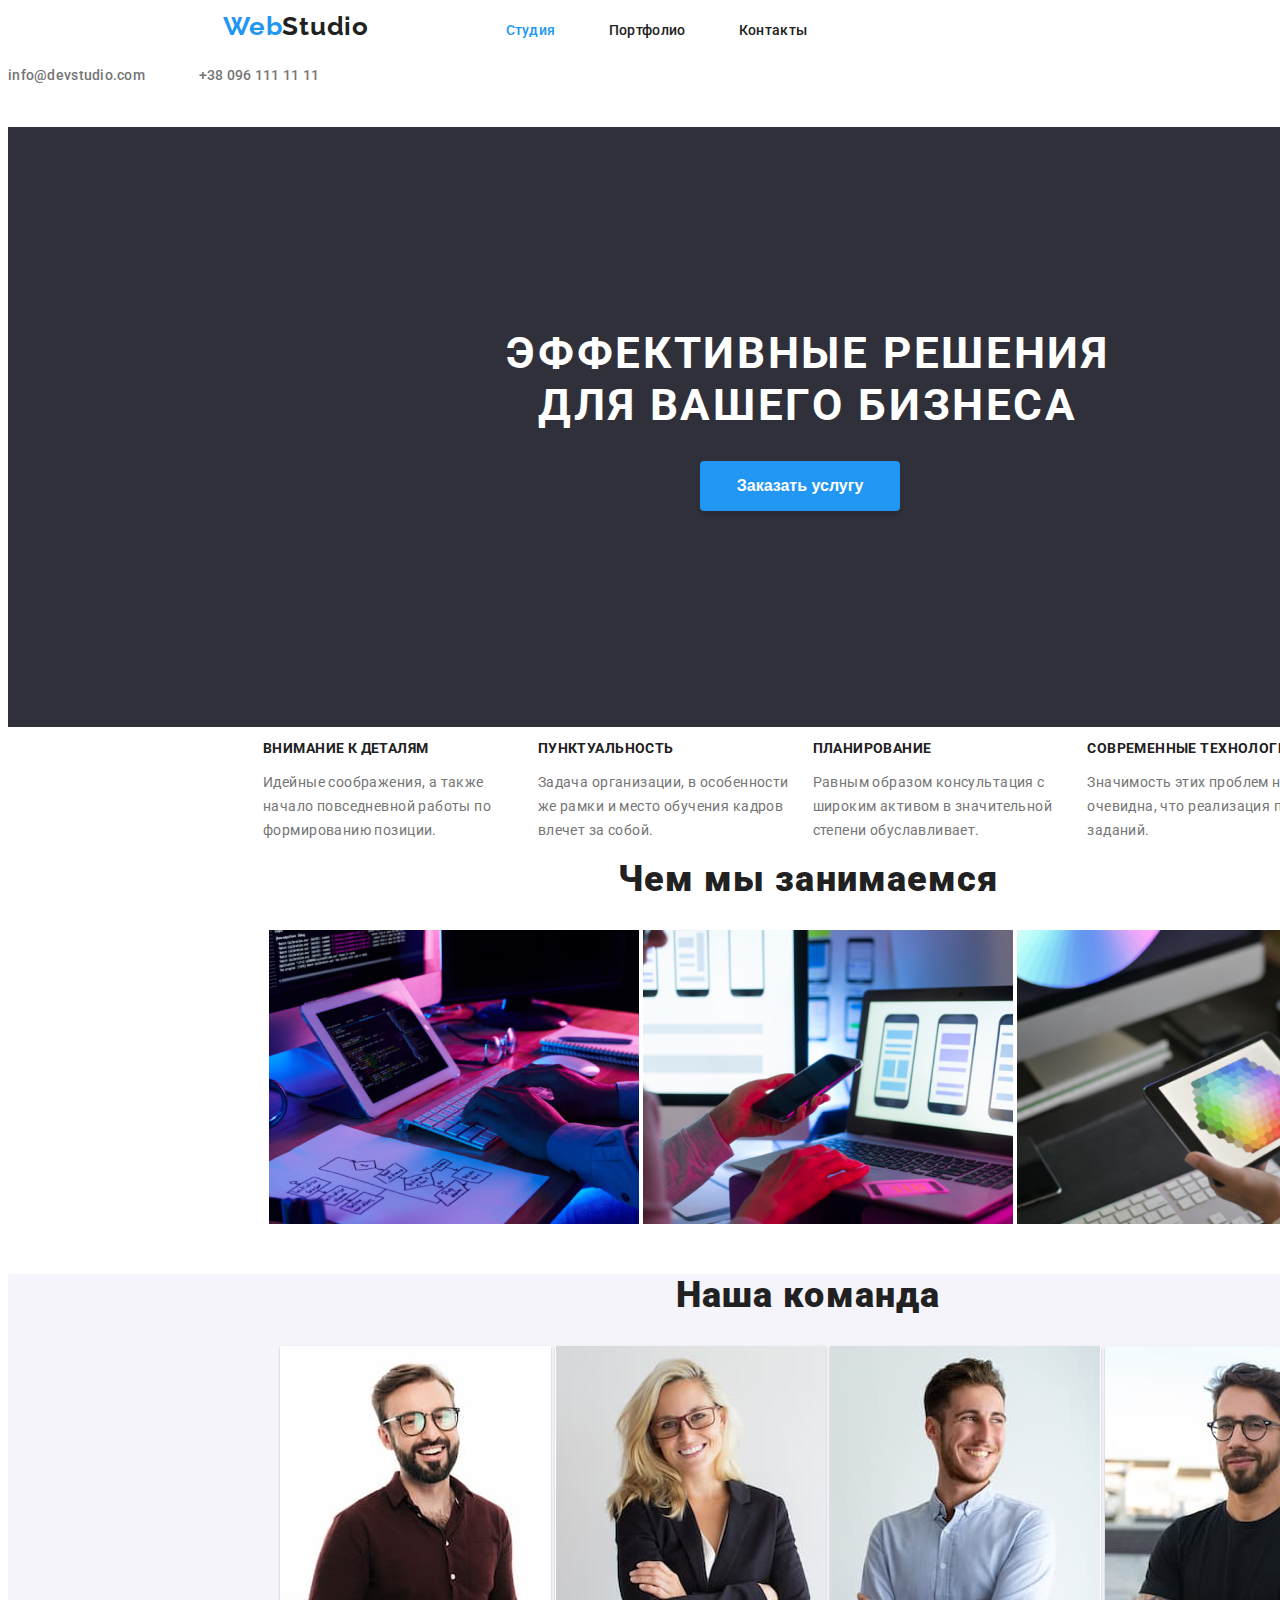
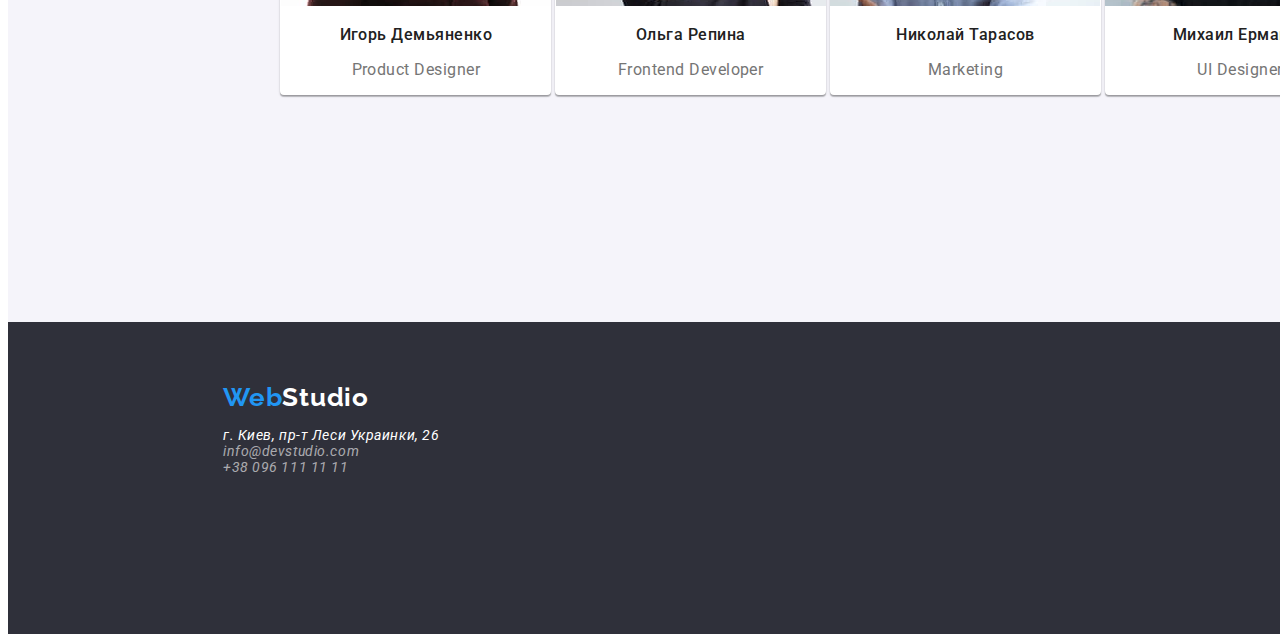
<file: index.html>
<!DOCTYPE html>
<html lang="ru">
<head>
    <meta charset="UTF-8">
    <meta http-equiv="X-UA-Compatible" content="IE=edge">
    <meta name="viewport" content="width=device-width, initial-scale=1.0">

    <link rel="preconnect" href="https://fonts.googleapis.com">
    <link rel="preconnect" href="https://fonts.gstatic.com" crossorigin>

    <link href="https://fonts.googleapis.com/css2?family=Roboto:wght@400;500;700;900&display=swap" rel="stylesheet">

    <link href="https://fonts.googleapis.com/css2?family=Raleway:wght@700&display=swap" rel="stylesheet">

    <link rel="stylesheet" href="css/style.css">
    <title>WEBSTUDIO</title>
</head>
<body>
    <header>
        
        <nav class="navigation">
            <a class="logo" href="./index.html">Web<span class="studio-logo">Studio</span></a>
            <ul class="menu-nav">
                <li class="menu-nav-title box-studio"><a class="menu-nav-link-current link" href="./index.html">Студия</a></li>
                <li class="menu-nav-title box-portfolio" ><a class="menu-nav-link link" href="./portfolio.html">Портфолио</a></li>
                <li class="menu-nav-title box-contact"><a class="menu-nav-link link" href="">Контакты</a></li>                   
            </ul>
       </nav>
       
        <ul class="contact">
            <li class="contact-title box-mail"><a class="contact-link-mail link" href="mailto:info@devstudio.com">info@devstudio.com</a></li>
            <li class="contact-title box-tel"><a class="contact-link-tel link" href="tel:+380961111111">+38 096 111 11 11</a></li>                 
        </ul> 
           
    </header> 
    <main >
        <section class="slogan">
            <h1 class="slogan-title">Эффективные решения <br>для вашего бизнеса</h1>
            <button type="button" class="button-title">Заказать услугу</button>
             
        </section>
        <section class="benefits">
            <h2 hidden>Преимущества</h2>
        <ul>
            <li class="benefit-box">
                <h3 class="benefit">Внимание к деталям</h3>
                <p class="benefit-title" >Идейные соображения, а также начало повседневной работы по формированию позиции.</p>
            </li>
            <li class="benefit-box">
                <h3 class="benefit">Пунктуальность</h3>
                <p class="benefit-title">Задача организации, в особенности же рамки и место обучения кадров влечет за собой.</p>
            </li>
            <li class="benefit-box">
                <h3 class="benefit">Планирование</h3> 
                <p class="benefit-title">Равным образом консультация с широким активом в значительной степени обуславливает.</p> 
            </li>
            <li class="benefit-box"> 
                <h3 class="benefit">Современные технологии </h3> 
                <p class="benefit-title"> Значимость этих проблем настолько очевидна, что реализация плановых заданий.</p>
            </li>
        </ul>
        </section >
        

        <section class="directions">
            <div class="direction-box">
                <h2 class="section-title">Чем мы занимаемся</h2>
            <ul>
                <li class="directoons-img"><img src="./img/img1.jpg" alt="work on computer" width="370">
                </li>
                <li class="directoons-img"> <img src="./img/img2.jpg" alt="work on phone" width="370">
                </li>
                <li class="directoons-img"><img src="./img/img3.jpg" alt="work on tablet" width="370">
                </li>
            </ul>
           </div>
        </section>

        <section class="staff">
                        
            <div class="staf-box">
                        <h2 class="section-title">Наша команда</h2>  
        <ul class="staff-conteiner">
            <li class="staff-list"><img src="./img/foto1.jpg" alt="foto Igor Demyanenko" width="270">
                <h3 class="staff-name">Игорь Демьяненко</h3>
                <p class="staff-post">Product Designer</p></li>
            <li class="staff-list"><img src="./img/foto2.jpg" alt="foto Olga Repina" width="270">
                <h3 class="staff-name">Ольга Репина</h3>
                <p class="staff-post">Frontend Developer</p></li>
            <li class="staff-list"><img src="./img/foto3.jpg" alt="foto Nikolay Tarasov" width="270">
                <h3 class="staff-name">Николай Тарасов</h3>
                <p class="staff-post">Marketing</p></li>
            <li class="staff-list"><img src="./img/foto4.jpg" alt="foto Mihail Yermakov" width="270">
                <h3 class="staff-name">Михаил Ермаков</h3>
                <p class="staff-post">UI Designer</p></li> 
        </ul>
           </div>
        </section>
    </main>         
    <footer> 
        <a class="logo logo-footer" href="./index.html">Web<span class="studio-logo-footer">Studio</span></a>       
        <address>
            <ul class="footer-list">
                <li><a class="contact-link-footer-adress link" href="https://goo.gl/maps/gKhBG18KSauiJ92t7" target="_blank" rel="nofollow noreferrer noopener">г. Киев, пр-т Леси Украинки, 26</a> 
                </li>
                <li ><a class="contact-link-footer link" href="mailto:info@devstudio.com">info@devstudio.com</a>
                </li>
                <li><a class="contact-link-footer link" href="tel:+380961111111">+38 096 111 11 11</a>
                </li>                       
            </ul>
        </address> 
    </footer>   
</body>
</html>
</file>
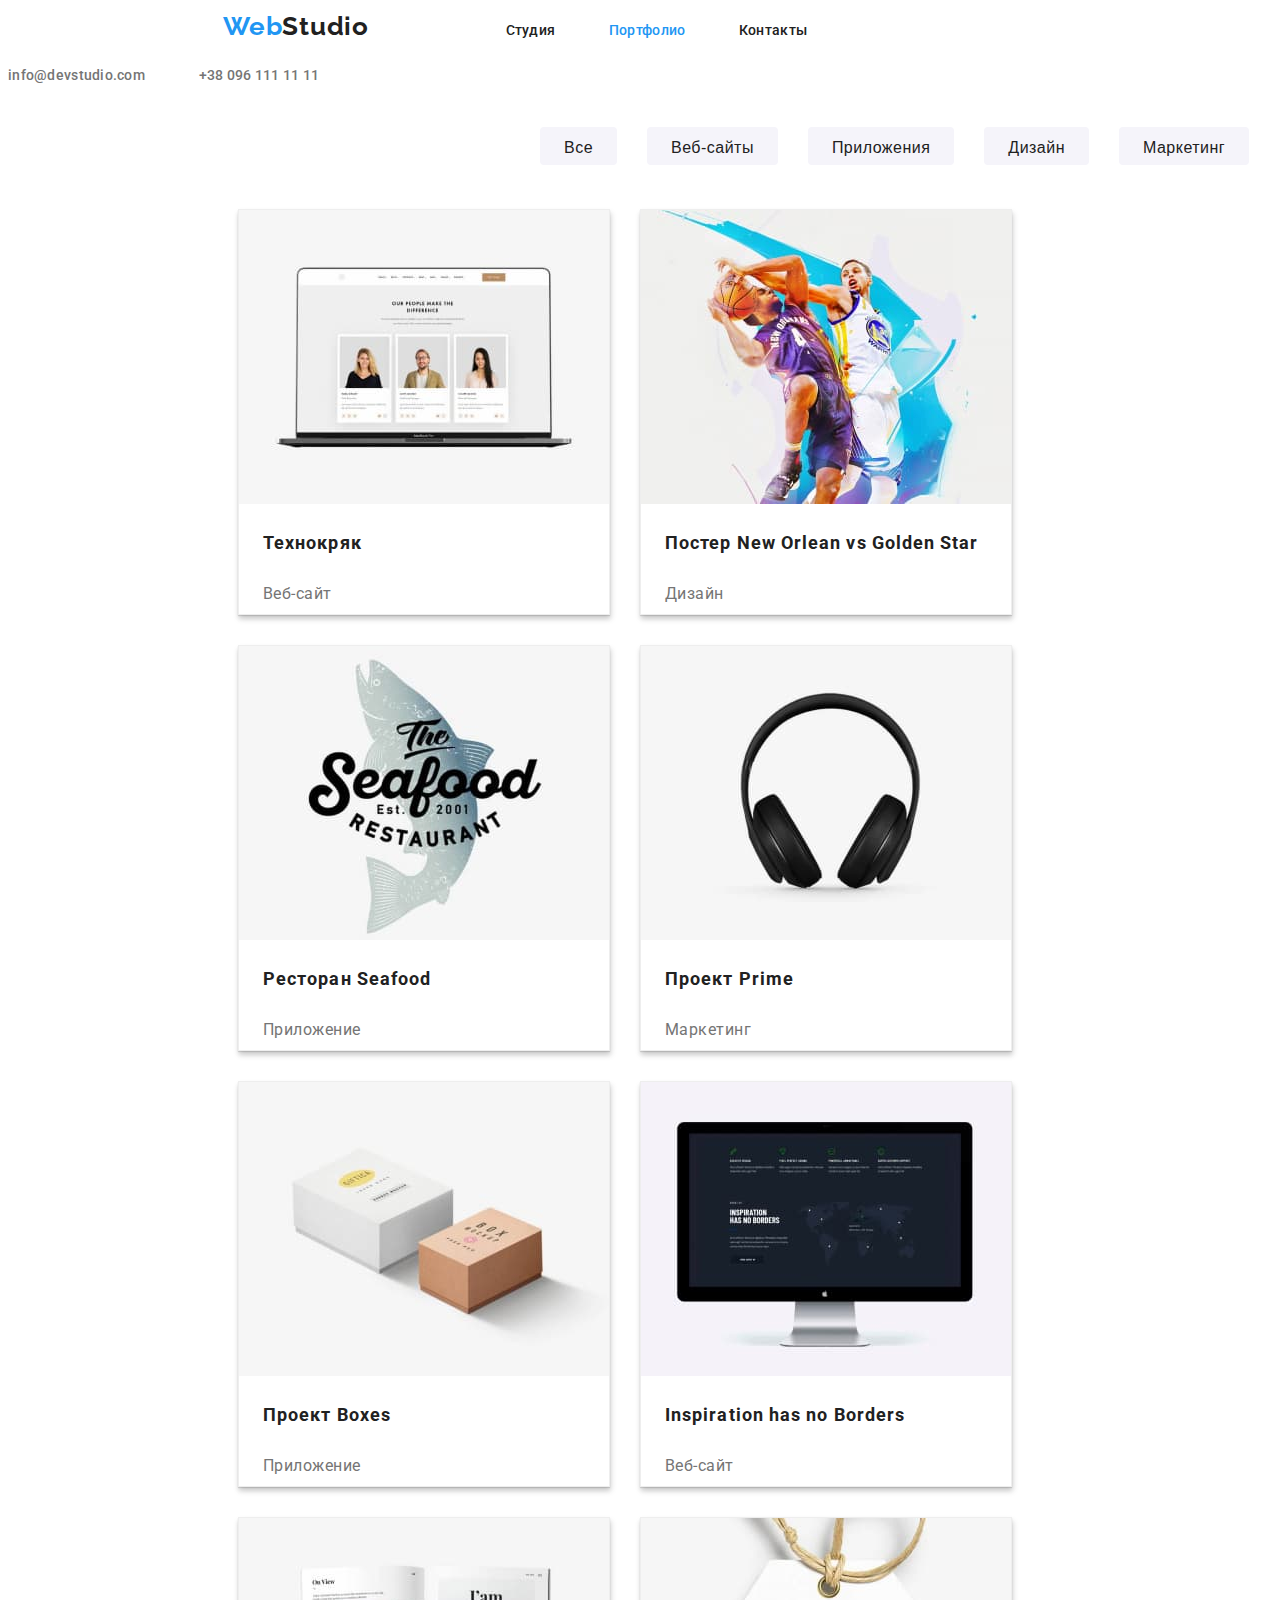
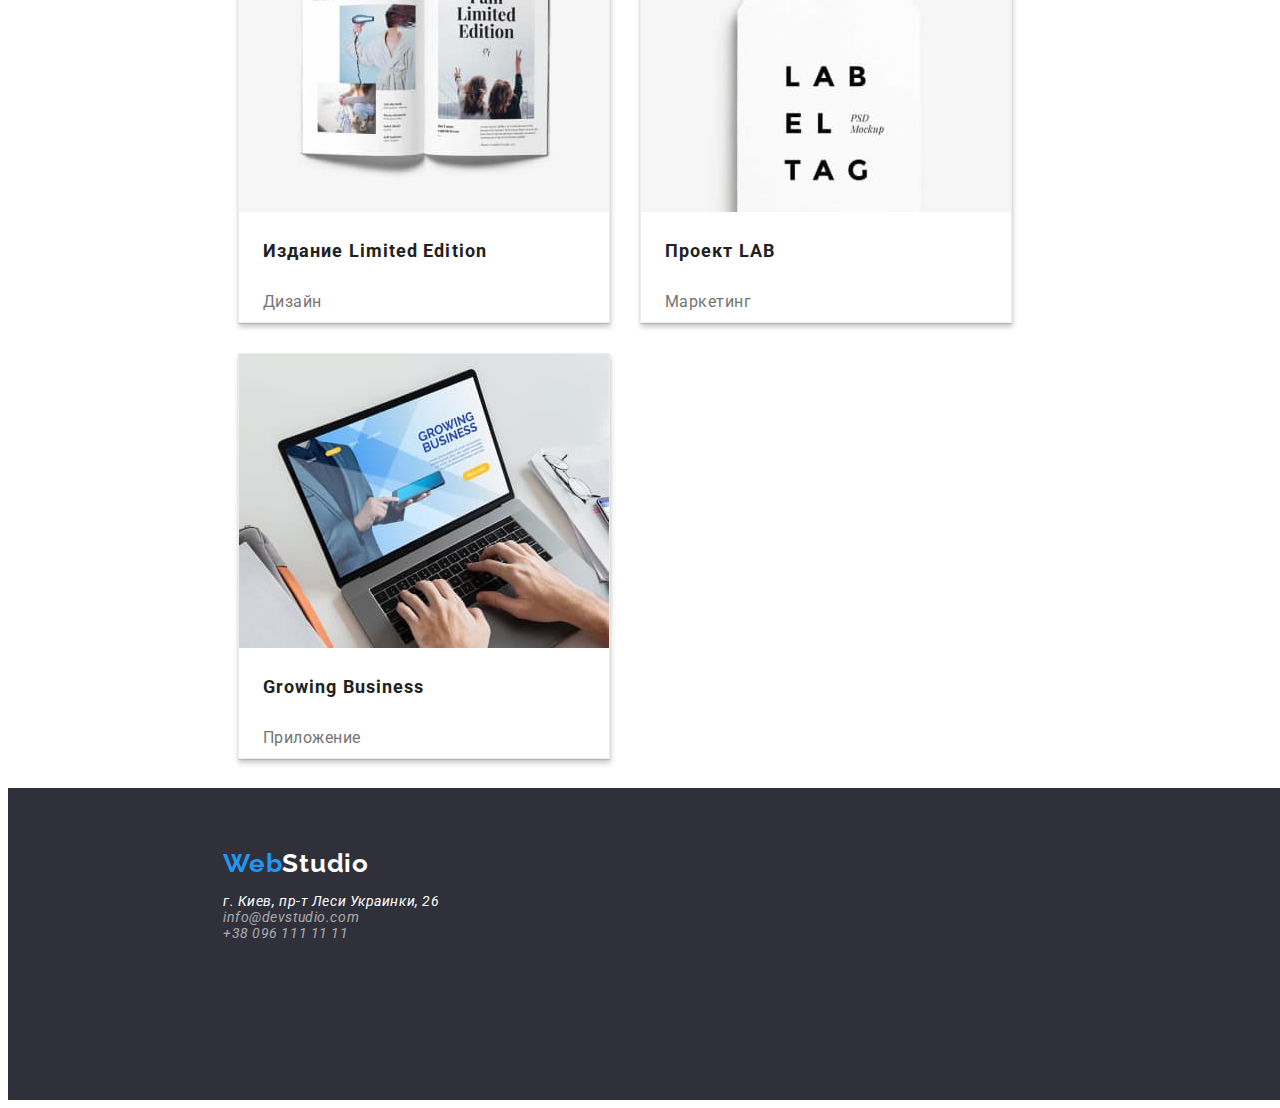
<file: portfolio.html>
<!DOCTYPE html>
<html lang="ru">
<head>
    <meta charset="UTF-8">
    <meta http-equiv="X-UA-Compatible" content="IE=edge">
    <meta name="viewport" content="width=device-width, initial-scale=1.0">

    <link rel="preconnect" href="https://fonts.googleapis.com">
    <link rel="preconnect" href="https://fonts.gstatic.com" crossorigin>

    <link href="https://fonts.googleapis.com/css2?family=Roboto:wght@400;500;700;900&display=swap" rel="stylesheet">

    <link href="https://fonts.googleapis.com/css2?family=Raleway:wght@700&display=swap" rel="stylesheet">

    <link rel="stylesheet" href="css/style.css">
    <title>WEBSTUDIO</title>
<body>
    <header>
        <nav class="navigation">
            <a class="logo" href="./index.html">Web<span class="studio-logo">Studio</span></a>
            <ul class="menu-nav">
                <li class="menu-nav-title box-studio"><a class="menu-nav-link link" href="./index.html">Студия</a></li>
                <li class="menu-nav-title box-portfolio" ><a class="menu-nav-link-current link" href="./portfolio.html">Портфолио</a></li>
                <li class="menu-nav-title box-contact"><a class="menu-nav-link link" href="">Контакты</a></li>                   
            </ul>
       </nav>
        <ul class="contact">
            <li class="contact-title box-mail"><a class="contact-link-mail link" href="mailto:info@devstudio.com">info@devstudio.com</a></li>
            <li class="contact-title box-tel"><a class="contact-link-tel link" href="tel:+380961111111">+38 096 111 11 11</a></li>                 
        </ul>      
    </header> 
    <main >
        <section>
            <h2 hidden>Вид услуг</h2>
            <ul class="navigation-list">
                <li class="navigation-item"><button type="button" class="btn-serv btn-serv-current">Все</button></li>
                <li class="navigation-item"><button type="button" class="btn-serv btn-serv-current">Веб-сайты</button></li>
                <li class="navigation-item"><button type="button" class="btn-serv btn-serv-current">Приложения</button></li>
                <li class="navigation-item"><button type="button" class="btn-serv btn-serv-current">Дизайн</button></li>
                <li class="navigation-item"><button type="button" class="btn-serv btn-serv-current">Маркетинг</button></li>
            </ul>
            <div class="nav-service-box">
                <ul class="nav-service" >
                    <li>
                        <div class="service-block">
                            <img src="./img/port1.jpg" alt="laptop" width="370" height="294">
                            <h3 class="service-title">Технокряк</h3>
                            <p class="service-type">Веб-сайт</p>
                        </div>
                    </li>
                    <li>
                        <div class="service-block">
                            <img src="./img/port2.jpg" alt="basketball players" width="370" height="294">
                            <h3 class="service-title">Постер New Orlean vs Golden Star</h3>
                            <p class="service-type">Дизайн</p>
                        </div>
                    </li>
                    <li>
                        <div class="service-block">
                            <img src="./img/port3.jpg" alt="fish" width="370" height="294">
                            <h3 class="service-title">Ресторан Seafood</h3>
                            <p class="service-type">Приложение</p>
                        </div>
                    </li>
                    <li>
                        <div class="service-block">
                            <img src="./img/port4.jpg" alt="headset" width="370" height="294">
                            <h3 class="service-title">Проект Prime</h3>
                            <p class="service-type">Маркетинг</p>
                        </div>
                    </li>
                    <li>
                        <div class="service-block">
                            <img src="./img/port5.jpg" alt="monitor" width="370" height="294">
                            <h3 class="service-title">Проект Boxes</h3>
                            <p class="service-type">Приложение</p>
                        </div>
                    </li>
                    <li>
                        <div class="service-block">
                            <img src="./img/port6.jpg" alt="monitor" width="370" height="294">
                            <h3 class="service-title">Inspiration has no Borders</h3>
                            <p  class="service-type">Веб-сайт</p>
                        </div>
                    </li>
                    <li>
                        <div class="service-block">
                            <img src="./img/port7.jpg" alt="magazine" width="370" height="294">
                            <h3 class="service-title">Издание Limited Edition</h3>
                            <p class="service-type">Дизайн</p>
                        </div>
                    </li>
                    <li>
                        <div class="service-block">
                            <img src="./img/port8.jpg" alt="label" width="370" height="294">
                            <h3 class="service-title">Проект LAB</h3>
                            <p class="service-type">Маркетинг</p>
                        </div>
                    </li>
                    <li>
                        <div class="service-block">
                            <img src="./img/port9.jpg" alt="laptop" width="370" height="294">
                            <h3 class="service-title">Growing Business</h3>
                            <p class="service-type">Приложение</p>
                        </div>
                    </li>
                </ul>
            </div> 
        </section>
    </main>         
    <footer> 
        <a class="logo logo-footer" href="./index.html">Web<span class="studio-logo-footer">Studio</span></a>       
        <address>
            <ul class="footer-list">
                <li><a class="contact-link-footer-adress link" href="https://goo.gl/maps/gKhBG18KSauiJ92t7" target="_blank" rel="nofollow noreferrer noopener">г. Киев, пр-т Леси Украинки, 26</a> 
                </li>
                <li ><a class="contact-link-footer link" href="mailto:info@devstudio.com">info@devstudio.com</a>
                </li>
                <li><a class="contact-link-footer link" href="tel:+380961111111">+38 096 111 11 11</a>
                </li>                       
            </ul>
        </address> 
    </footer> 
</body>
</html>
</file>
<file: css/style.css>
:root {
    --white:#FFFFFF;
    --black:#212121;
    --grey: #757575;
    --blue: #2196F3;
    --background:#2F303A;
    --background-light: #F5F4FA;
}

body{
    font-family: 'Roboto';
    color: var(--grey);
    background-color: var(--white);
    font-size: 14px;
    letter-spacing: 0.04em;
}

.logo{   
   margin-left: 215px;
   font-family: 'Raleway';
   font-style: normal;
   font-weight: 700;
   font-size: 26px;
   line-height: 1.19;
   letter-spacing: 0.03em;
   color: var(--blue);
   text-decoration: none;
    
}
.studio-logo {
   color:var(--black);
   font-size: 26px;
   line-height: 1.19;
}
  .navigation{
    display:inline-block;
  }
.menu-nav{
    display:inline-block;
    margin-left: 93px;
}
.menu-nav-title{
    display:inline-block; 
    font-weight: 500;
    line-height: 1.14;
    letter-spacing: 0.02em;
}

.box-studio{
    margin-right: 50px;
}
.box-portfolio{
    margin-right: 50px;
}
.box-contact{
    margin-right: 305px;
}


.link:hover{
    color:var(--blue)} 

.menu-nav-link {
    text-decoration: none;
    color:var(--black);
    }
.menu-nav-link-current{
    text-decoration: none;
    color:var(--blue);
}

.contact{
    display:inline-block;
    padding: 0px;
}
.contact-title{
    display:inline-block;   
    font-weight: 500;
    line-height: 1.14;
    letter-spacing: 0.02em;
}
.box-mail{
    padding-right: 50px;
}
.contact-link-mail{
    text-decoration: none; 
    color:var(--grey);}
   
.contact-link-tel{
    text-decoration: none;
    color: var(--grey);} 

/* main*/

.section-title{
    font-size: 36px;
    line-height: 1.17;
    font-weight: 900;
    text-align: center;
    letter-spacing: 0.03em;
    color: var(--black);
}

.slogan{
    width: 1600px;
    height: 600px;
    background: #2F303A;
}
.slogan-title{
    font-size: 44px;
    text-align: center;
    letter-spacing: 0.06em;
    text-transform: uppercase;
    padding-top: 200px;
    color: var(--white);
}
button{ 
    border-color: transparent;
    position: absolute;
    width: 200px;
    height: 50px;
    left: 700px;
    background: var(--blue);
    border-radius: 4px;
    box-shadow: 0px 4px 4px rgba(0, 0, 0, 0.15);
    cursor:pointer;
}


.button-title {
    padding:10px 32px 10px 32px;
    font-weight: 700;
    font-size: 16px;
    color: var(--white);
    background-color: var(--blue);
      }
    .button-title:hover {
        background-color: #188CE8;
      }
    .button-title:focus {
        background-color: #188CE8;
    }
   
/* benefits ПРЕИМУЩЕСТВА*/
.benefits{
    width: 1170px;
    height: 101px;   
    display: flex;
    margin-left: 215px; 
 }

.benefit{
    margin: 0px;
    font-weight: 700;
    font-size: 14px;
    line-height: 1.14;
    letter-spacing: 0.03em;
    text-transform: uppercase;
    color: var(--black);
}

.benefit-title{
    font-weight: 400;
    line-height: 1.71;
    letter-spacing: 0.03em;
   
}
.benefit-box{
    display:inline-block; 
    width: 24%;
}


/* direction - НАПРАВЛЕНИЯ ДЕЯТЕЛЬНОСТИ*/

.directions{
    
    height: 386px;
    left: 215px;
    top: 969px;
}
.directoons-img{
    display:inline-block; 
}
.direction-box{
    margin-left: 215px; 


    width: 1170px;
    text-align: center;
}


/* staff - ПЕРСОНАЛ*/
.staff{
   width: 1600px;
   height: 648px;
   left: 0px;
   background: var(--background-light);
   text-align: center;
  
}
.staff-conteiner{
}

.staf-box{
    width: 1170px;
    margin-left: 215px;        
}
.staff-list{
    background: var(--white);
    box-shadow: 0px 1px 3px rgba(0, 0, 0, 0.12), 0px 1px 1px rgba(0, 0, 0, 0.14), 0px 2px 1px rgba(0, 0, 0, 0.2);
    border-radius: 0px 0px 4px 4px;
    display:inline-block; 
    width: 24%;
}
.staff-name{
   
    font-weight: 500;
    font-size: 16px;
    line-height: 1.19;
    letter-spacing: 0.03em;
    color: var(--black);
}
.staff-post{
    font-weight: 400;
    font-size: 16px;
    line-height: 1.19;
    letter-spacing: 0.03em;
    color: var(--grey);
}


/* footer*/

footer{
    padding-top: 60px;
    width: 1600px;
    height: 252px;
    background: var(--background);
}

.logo-footer{
    margin-top: 60px;
    margin-bottom: 20px;
}  
    
.footer-list{
    list-style: none;
    margin-left: 215px;
    padding: 0px;
}
.contact-link-footer{
    text-decoration: none; 
    color: rgba(255, 255, 255, 0.6);

}
.contact-link-footer-adress{
    text-decoration: none;
    color: var(--white);
}    
.studio-logo-footer {
    font-weight: bold;
    color:var(--white);
  }


/*portfolio   СТРАНИЦА ПОРТФОЛИО*/
  
.navigation-list{
    list-style: none;
    display: flex;
    margin-left: 517px;
    padding: 0px;
    }

.navigation-item{
   
  }
     
.btn-serv{
    box-shadow:none;
    width: max-content;
    margin: 15px;
    background: var(--background-light);
    height: 38px;
    border-radius: 4px;
    font-weight: 500;
    font-size: 16px;
    line-height: 1.63;
    letter-spacing: 0.03em;
    color: var(--black);
    display: inline-block;
    position: initial;
    padding: 6px 22px;
}

.btn-serv:hover{
    background-color: var(--blue);
    background: var(--blue);
    box-shadow: 0px 3px 1px rgba(0, 0, 0, 0.1), 0px 1px 2px rgba(0, 0, 0, 0.08), 0px 2px 2px rgba(0, 0, 0, 0.12);
    border-radius: 4px;
    color:var(--white);
}
   .btn-serv-current:hover {
    background-color: var(--blue);
    color: var(--white);
  }
    .btn-serv-current:focus {
    background-color: var(--blue);
    color: var(--white);
}
   .btn-serv-current:active {
    background-color: var(--blue);
    color: var(--white);
}
 
.nav-service{
    list-style: none;
    display: flex; 
    flex-wrap: wrap;
    padding: 0px;
       }
.nav-service-box{ 
    margin-left: 215px;   
    margin-right: 215px;
}
.service-block{
    margin: 15px;
    height: 404px;
    border: 1px solid #EEEEEE;
    box-shadow: 0px 1px 1px rgba(0, 0, 0, 0.12), 0px 4px 4px rgba(0, 0, 0, 0.06), 1px 4px 6px rgba(0, 0, 0, 0.16);
}
.service-title{
    font-weight: 700;
    font-size: 18px;
    line-height: 2;
    letter-spacing: 0.06em;
    color: var(--black);
    margin-left: 24px;
}
   .service-type{
    font-weight: 400;
    font-size: 16px;
    line-height: 1.88;
    letter-spacing: 0.03em;
    color: var(--grey);
    margin-left: 24px;
}
</file>
